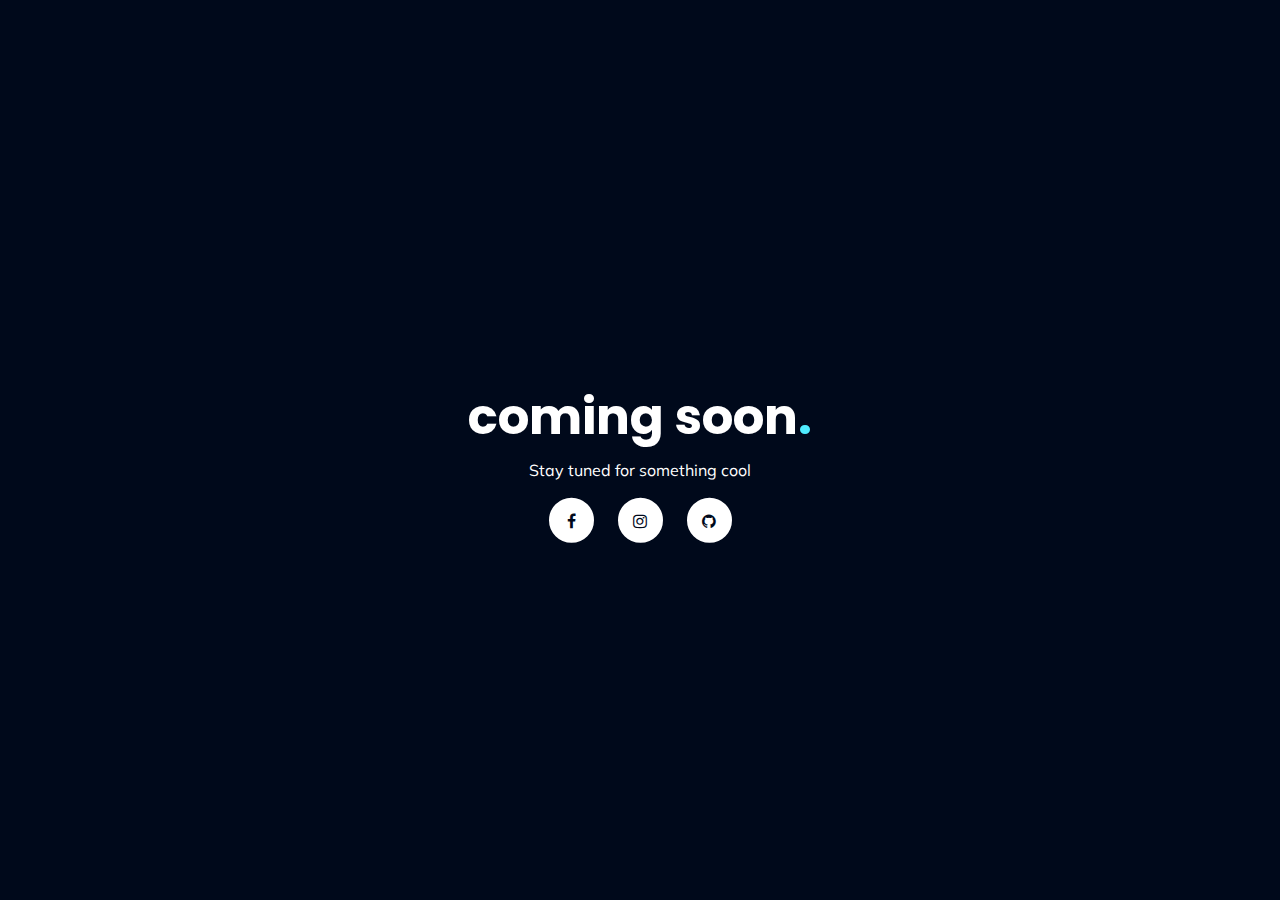
<file: comingsoon.html>
<!DOCTYPE html>
<html lang="en">
<head>
    <meta charset="UTF-8">
    <meta name="viewport" content="width=device-width, initial-scale=1.0">
    <title>Coming Soon</title>
    <link href="https://fonts.googleapis.com/css?family=Poppins:700" rel="stylesheet">
    <link href="https://maxcdn.bootstrapcdn.com/font-awesome/4.7.0/css/font-awesome.min.css" rel="stylesheet" integrity="sha384-wvfXpqpZZVQGK6TAh5PVlGOfQNHSoD2xbE+QkPxCAFlNEevoEH3Sl0sibVcOQVnN" crossorigin="anonymous">
    <link href="https://fonts.googleapis.com/css?family=Muli" rel="stylesheet">
    <script>document.addEventListener("touchstart", function(){}, true);</script> 
    <style>
        body {
            background: #00091B;
            color: #fff;
          }
          
          
          @keyframes fadeIn {
            from {top: 20%; opacity: 0;}
            to {top: 100; opacity: 1;}
            
          }
          
          @-webkit-keyframes fadeIn {
            from {top: 20%; opacity: 0;}
            to {top: 100; opacity: 1;}
            
          }
          
          .wrapper {
            position: absolute;
            left: 50%;
            top: 50%;
            transform: translate(-50%, -50%);
            -webkit-transform: translate(-50%, -50%);
            animation: fadeIn 1000ms ease;
            -webkit-animation: fadeIn 1000ms ease;
            
          }
          
          h1 {
            font-size: 50px;
            font-family: 'Poppins', sans-serif;
            margin-bottom: 0;
            line-height: 1;
            font-weight: 700;
          }
          
          .dot {
            color: #4FEBFE;
          }
          
          p {
            text-align: center;
            margin: 18px;
            font-family: 'Muli', sans-serif;
            font-weight: normal;
            
          }
          
          .icons {
            text-align: center;
            
          }
          
          .icons i {
            color: #00091B;
            background: #fff;
            height: 15px;
            width: 15px;
            padding: 13px;
            margin: 0 10px;
            border-radius: 50px;
            border: 2px solid #fff;
            transition: all 200ms ease;
            text-decoration: none;
            position: relative;
          }
          
          .icons i:hover, .icons i:active {
            color: #fff;
            background: none;
            cursor: pointer !important;
            transform: scale(1.2);
            -webkit-transform: scale(1.2);
            text-decoration: none;
            
          }
    </style>
</head>
<body>
    <div class="wrapper">
        <h1>coming soon<span class="dot">.</span></h1>
        <p>Stay tuned for something cool</p>
        <div class="icons">
          <a href="#"><i class="fa fa-facebook"></i></a>
          <a href="#"><i class="fa fa-instagram"></i></a>
          <a href="#"><i class="fa fa-github"></i></a>
        </div>
       </div>
</body>
</html>
</file>
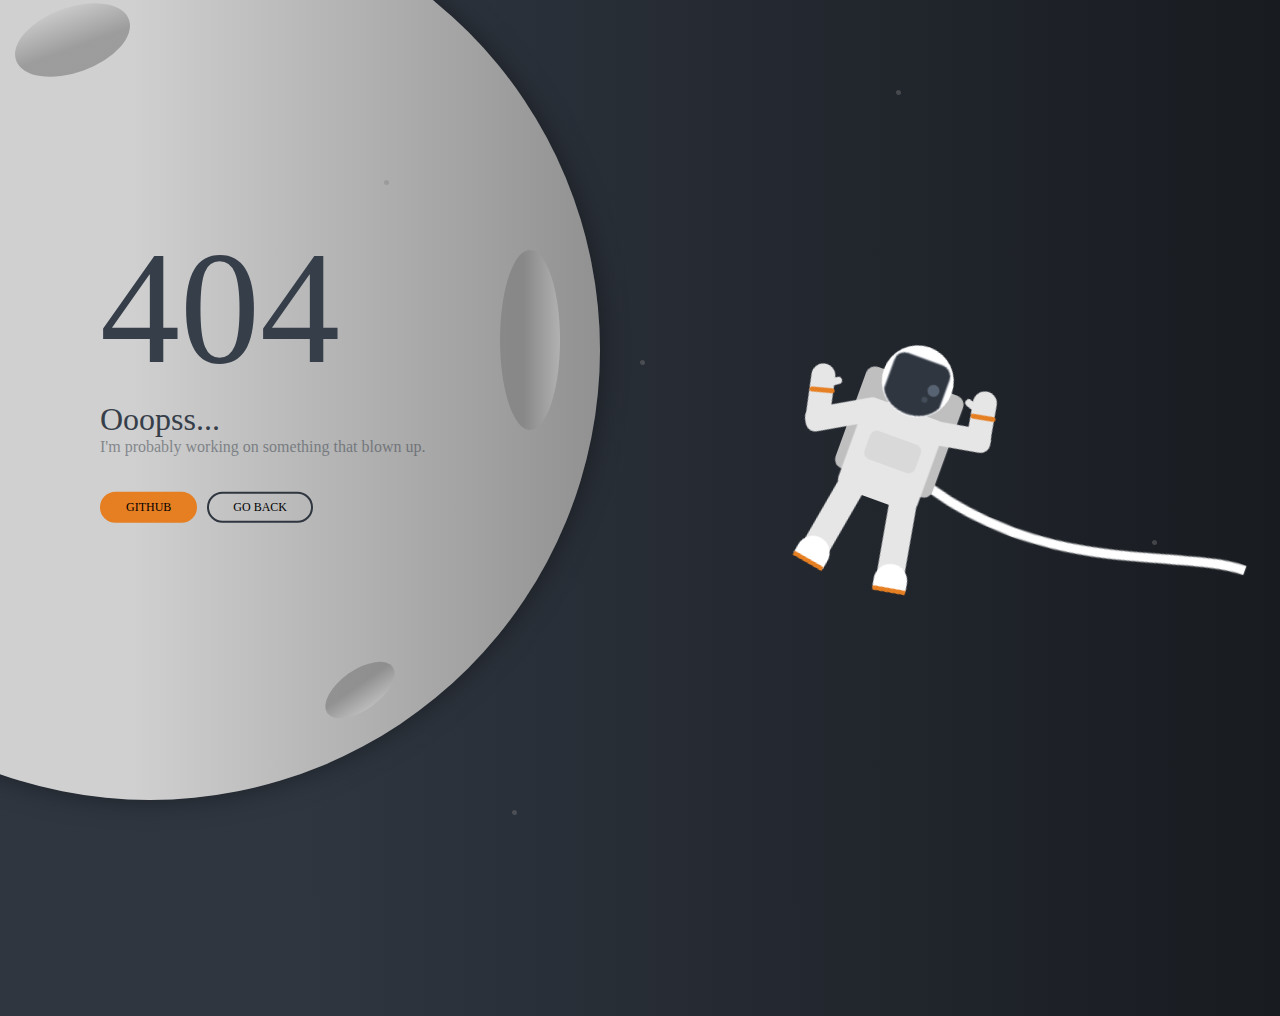
<file: cpms.html>
<!DOCTYPE html>
<html lang="en">
<head>
    <meta charset="UTF-8">
    <meta name="viewport" content="width=device-width, initial-scale=1.0">
    <title>Document</title>
    <style>
        html,
body {
  height: 100%;
  width: 100%;
  margin: 0px;
  background: linear-gradient(90deg, rgba(47,54,64,1) 23%, rgba(24,27,32,1) 100%);
}

.moon {
  background: linear-gradient(90deg, rgba(208,208,208,1) 48%, rgba(145,145,145,1) 100%);
  position: absolute;
  top: -100px;
  left: -300px;
  width: 900px;
  height: 900px;
  content: '';
  border-radius: 100%;
  box-shadow: 0px 0px 30px -4px rgba(0,0,0,0.5);
}

.moon__crater {
  position: absolute;
  content: '';
  border-radius: 100%;
  background: linear-gradient(90deg, rgba(122,122,122,1) 38%, rgba(195,195,195,1) 100%);
  opacity: 0.6;
}

.moon__crater1 {
  top: 250px;
  left: 500px;
  width: 60px;
  height: 180px;
}

.moon__crater2 {
  top: 650px;
  left: 340px;
  width: 40px;
  height: 80px;
  transform: rotate(55deg);
}

.moon__crater3 {
  top: -20px;
  left: 40px;
  width: 65px;
  height: 120px;
  transform: rotate(250deg);
}

.star {
  background: grey;
  position: absolute;
  width: 5px;
  height: 5px;
  content: '';
  border-radius: 100%;
  transform: rotate(250deg);
  opacity: 0.4;
  animation-name: shimmer;
  animation-duration: 1.5s;
  animation-iteration-count: infinite;
  animation-direction: alternate;
}

@keyframes shimmer {
  from {opacity: 0;}
  to {opacity: 0.7;}
}

.star1 {
  top: 40%;
  left: 50%;
  animation-delay: 1s;
}

.star2 {
  top: 60%;
  left: 90%;
  animation-delay: 3s;
}

.star3 {
  top: 10%;
  left: 70%;
  animation-delay: 2s;
}

.star4 {
  top: 90%;
  left: 40%;
}

.star5 {
  top: 20%;
  left: 30%;
  animation-delay: 0.5s;
}

.error {
  position: absolute;
  left: 100px;
  top: 400px;
  transform: translateY(-60%);
  font-family: 'Righteous', cursive;
  color: #363e49;
}

.error__title {
  font-size: 10em;
}

.error__subtitle {
  font-size: 2em;
}

.error__description {
  opacity: 0.5;
}

.error__button {
  min-width: 7em;
  margin-top: 3em;
  margin-right: 0.5em;
  padding: 0.5em 2em;
  outline: none;
  border: 2px solid #2f3640;
  background-color: transparent;
  border-radius: 8em;
  color: #576375;
  cursor: pointer;
  transition-duration: 0.2s;
  font-size: 0.75em;
  font-family: 'Righteous', cursive;
}

.error__button:hover {
  color: #21252c;
}

.error__button--active {
  background-color: #e67e22;
  border: 2px solid #e67e22;
  color: white;
}

.error__button--active:hover {
  box-shadow: 0px 0px 8px 0px rgba(0,0,0,0.5);
  color: white;
}

.astronaut {
  position: absolute;
  width: 185px;
  height: 300px;
  left: 70%;
  top: 50%;
  transform: translate(-50%, -50%) rotate(20deg) scale(1.2);
}

.astronaut__head {
  background-color: white;
  position: absolute;
  top: 60px;
  left: 60px;
  width: 60px;
  height: 60px;
  content: '';
  border-radius: 2em;
}

.astronaut__head-visor-flare1 {
  background-color: #7f8fa6;
  position: absolute;
  top: 28px;
  left: 40px;
  width: 10px;
  height: 10px;
  content: '';
  border-radius: 2em;
  opacity: 0.5;
}

.astronaut__head-visor-flare2 {
  background-color: #718093;
  position: absolute;
  top: 40px;
  left: 38px;
  width: 5px;
  height: 5px;
  content: '';
  border-radius: 2em;
  opacity: 0.3;
}

.astronaut__backpack {
  background-color: #bfbfbf;
  position: absolute;
  top: 90px;
  left: 47px;
  width: 86px;
  height: 90px;
  content: '';
  border-radius: 8px;
}

.astronaut__body {
  background-color: #e6e6e6;
  position: absolute;
  top: 115px;
  left: 55px;
  width: 70px;
  height: 80px;
  content: '';
  border-radius: 8px;
}

.astronaut__body__chest {
  background-color: #d9d9d9;
  position: absolute;
  top: 140px;
  left: 68px;
  width: 45px;
  height: 25px;
  content: '';
  border-radius: 6px;
}

.astronaut__arm-left1 {
  background-color: #e6e6e6;
  position: absolute;
  top: 127px;
  left: 9px;
  width: 65px;
  height: 20px;
  content: '';
  border-radius: 8px;
  transform: rotate(-30deg);
}

.astronaut__arm-left2 {
  background-color: #e6e6e6;
  position: absolute;
  top: 102px;
  left: 7px;
  width: 20px;
  height: 45px;
  content: '';
  border-radius: 8px;
  transform: rotate(-12deg);
  border-top-left-radius: 8em;
  border-top-right-radius: 8em;
}

.astronaut__arm-right1 {
  background-color: #e6e6e6;
  position: absolute;
  top: 113px;
  left: 100px;
  width: 65px;
  height: 20px;
  content: '';
  border-radius: 8px;
  transform: rotate(-10deg);
}

.astronaut__arm-right2 {
  background-color: #e6e6e6;
  position: absolute;
  top: 78px;
  left: 141px;
  width: 20px;
  height: 45px;
  content: '';
  border-radius: 8px;
  transform: rotate(-10deg);
  border-top-left-radius: 8em;
  border-top-right-radius: 8em;
}

.astronaut__arm-thumb-left {
  background-color: #e6e6e6;
  position: absolute;
  top: 110px;
  left: 21px;
  width: 10px;
  height: 6px;
  content: '';
  border-radius: 8em;
  transform: rotate(-35deg);
}

.astronaut__arm-thumb-right {
  background-color: #e6e6e6;
  position: absolute;
  top: 90px;
  left: 133px;
  width: 10px;
  height: 6px;
  content: '';
  border-radius: 8em;
  transform: rotate(20deg);
}

.astronaut__wrist-left {
  background-color: #e67e22;
  position: absolute;
  top: 122px;
  left: 6.5px;
  width: 21px;
  height: 4px;
  content: '';
  border-radius: 8em;
  transform: rotate(-15deg);
}

.astronaut__wrist-right {
  background-color: #e67e22;
  position: absolute;
  top: 98px;
  left: 141px;
  width: 21px;
  height: 4px;
  content: '';
  border-radius: 8em;
  transform: rotate(-10deg);
}

.astronaut__leg-left {
  background-color: #e6e6e6;
  position: absolute;
  top: 188px;
  left: 50px;
  width: 23px;
  height: 75px;
  content: '';
  transform: rotate(10deg);
}

.astronaut__leg-right {
  background-color: #e6e6e6;
  position: absolute;
  top: 188px;
  left: 108px;
  width: 23px;
  height: 75px;
  content: '';
  transform: rotate(-10deg);
}

.astronaut__foot-left {
  background-color: white;
  position: absolute;
  top: 240px;
  left: 43px;
  width: 28px;
  height: 20px;
  content: '';
  transform: rotate(10deg);
  border-radius: 3px;
  border-top-left-radius: 8em;
  border-top-right-radius: 8em;
  border-bottom: 4px solid #e67e22;
}

.astronaut__foot-right {
  background-color: white;
  position: absolute;
  top: 240px;
  left: 111px;
  width: 28px;
  height: 20px;
  content: '';
  transform: rotate(-10deg);
  border-radius: 3px;
  border-top-left-radius: 8em;
  border-top-right-radius: 8em;
  border-bottom: 4px solid #e67e22;
}

    </style>
</head>
<body>
    <div class="moon"></div>
<div class="moon__crater moon__crater1"></div>
<div class="moon__crater moon__crater2"></div>
<div class="moon__crater moon__crater3"></div>

<div class="star star1"></div>
<div class="star star2"></div>
<div class="star star3"></div>
<div class="star star4"></div>
<div class="star star5"></div>

<div class="error">
  <div class="error__title">404</div>
  <div class="error__subtitle">Ooopss...</div>
  <div class="error__description">I'm probably working on something that blown up.</div>
  <button class="error__button error__button--active"> <a href='https://github.com/Jerremygab/Clinic-Patient-Management-System' target="_blank" style="text-decoration: none; color:black;"> GITHUB</a></button>
  <button class="error__button"><a href='index.html#portfolio' target="_blank" style="text-decoration: none; color:black;">GO BACK</a></button>
</div>

<div class="astronaut">
  <div class="astronaut__backpack"></div>
  <div class="astronaut__body"></div>
  <div class="astronaut__body__chest"></div>
  <div class="astronaut__arm-left1"></div>
  <div class="astronaut__arm-left2"></div>
  <div class="astronaut__arm-right1"></div>
  <div class="astronaut__arm-right2"></div>
  <div class="astronaut__arm-thumb-left"></div>
  <div class="astronaut__arm-thumb-right"></div>
  <div class="astronaut__leg-left"></div>
  <div class="astronaut__leg-right"></div>
  <div class="astronaut__foot-left"></div>
  <div class="astronaut__foot-right"></div>
  <div class="astronaut__wrist-left"></div>
  <div class="astronaut__wrist-right"></div>
  
  <div class="astronaut__cord">
    <canvas id="cord" height="500px" width="500px"></canvas>
  </div>
  
  <div class="astronaut__head">
    <canvas id="visor" width="60px" height="60px"></canvas>
    <div class="astronaut__head-visor-flare1"></div>
    <div class="astronaut__head-visor-flare2"></div>
  </div>
</div>
</body>
</html>

<script>
    function drawVisor() {
        const canvas = document.getElementById('visor');
        const ctx = canvas.getContext('2d');
        
        ctx.beginPath();
        ctx.moveTo(5, 45);
        ctx.bezierCurveTo(15, 64, 45, 64, 55, 45);
        
        ctx.lineTo(55, 20);
        ctx.bezierCurveTo(55, 15, 50, 10, 45, 10);
        
        ctx.lineTo(15, 10);
        
        ctx.bezierCurveTo(15, 10, 5, 10, 5, 20);
        ctx.lineTo(5, 45);
        
        ctx.fillStyle = '#2f3640';
        ctx.strokeStyle = '#f5f6fa';
        ctx.fill();
        ctx.stroke();
      }
      
      const cordCanvas = document.getElementById('cord');
      const ctx = cordCanvas.getContext('2d');
      
      let y1 = 160;
      let y2 = 100;
      let y3 = 100;
      
      let y1Forward = true;
      let y2Forward = false;
      let y3Forward = true;
      
      function animate() {
        requestAnimationFrame(animate);
        ctx.clearRect(0, 0, innerWidth, innerHeight);
        
        ctx.beginPath();
        ctx.moveTo(130, 170);
        ctx.bezierCurveTo(250, y1, 345, y2, 400, y3);
        
        ctx.strokeStyle = 'white';
        ctx.lineWidth = 8;
        ctx.stroke();
       
        
        if (y1 === 100) {
          y1Forward = true;
        }
        
        if (y1 === 300) {
          y1Forward = false;
        }
        
        if (y2 === 100) {
          y2Forward = true;
        }
        
        if (y2 === 310) {
          y2Forward = false;
        }
        
        if (y3 === 100) {
          y3Forward = true;
        }
        
        if (y3 === 317) {
          y3Forward = false;
        }
        
        y1Forward ? y1 += 1 : y1 -= 1;
        y2Forward ? y2 += 1 : y2 -= 1;
        y3Forward ? y3 += 1 : y3 -= 1;
      }
      
      drawVisor();
      animate();
</script>
</file>
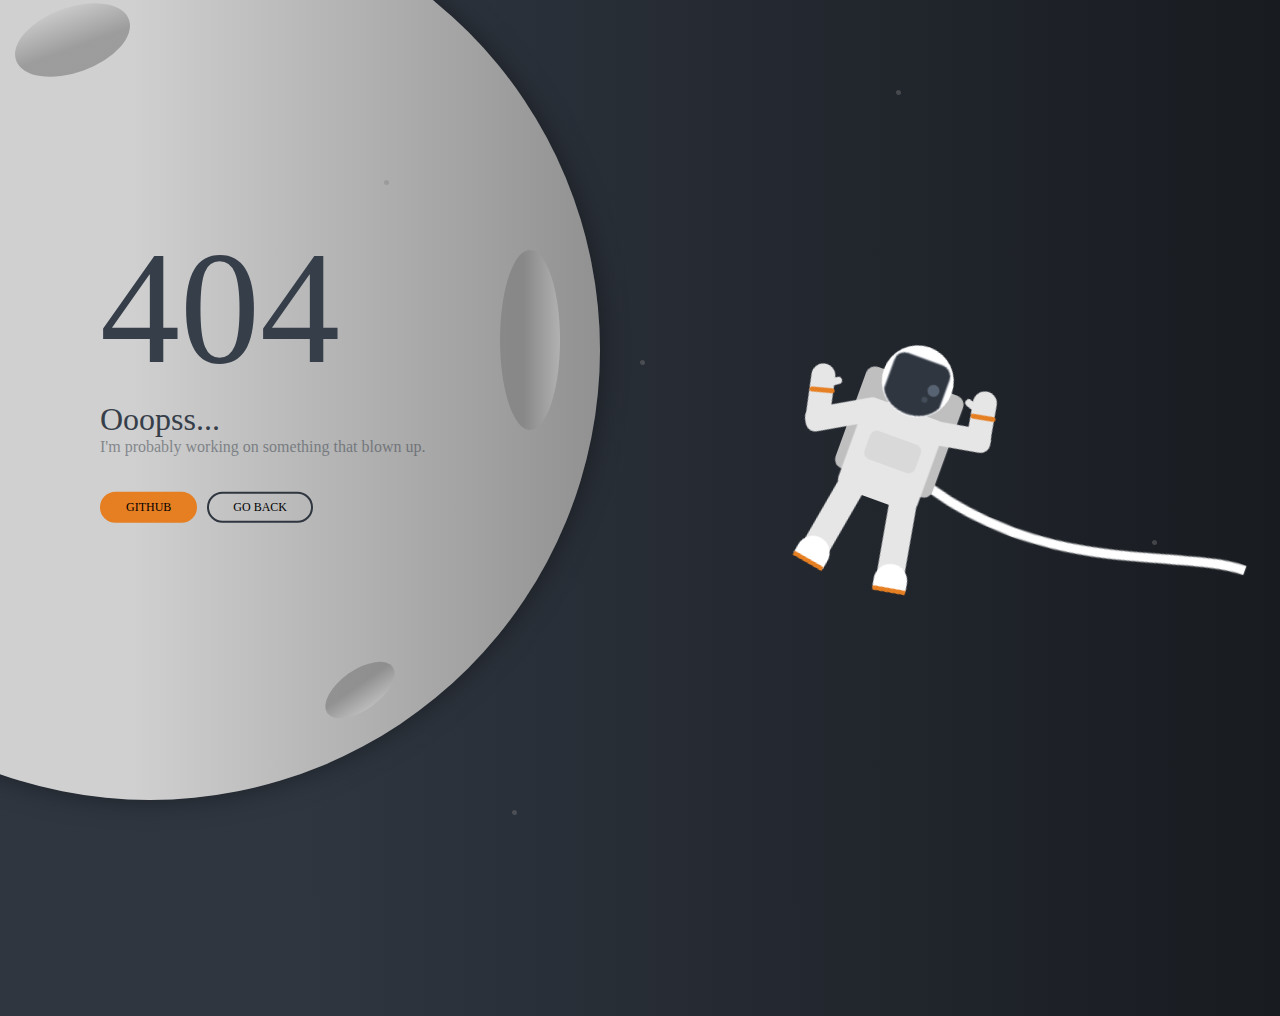
<file: juanderfulsanjuan.html>
<!DOCTYPE html>
<html lang="en">
<head>
    <meta charset="UTF-8">
    <meta name="viewport" content="width=device-width, initial-scale=1.0">
    <title>Document</title>
    <style>
        html,
body {
  height: 100%;
  width: 100%;
  margin: 0px;
  background: linear-gradient(90deg, rgba(47,54,64,1) 23%, rgba(24,27,32,1) 100%);
}

.moon {
  background: linear-gradient(90deg, rgba(208,208,208,1) 48%, rgba(145,145,145,1) 100%);
  position: absolute;
  top: -100px;
  left: -300px;
  width: 900px;
  height: 900px;
  content: '';
  border-radius: 100%;
  box-shadow: 0px 0px 30px -4px rgba(0,0,0,0.5);
}

.moon__crater {
  position: absolute;
  content: '';
  border-radius: 100%;
  background: linear-gradient(90deg, rgba(122,122,122,1) 38%, rgba(195,195,195,1) 100%);
  opacity: 0.6;
}

.moon__crater1 {
  top: 250px;
  left: 500px;
  width: 60px;
  height: 180px;
}

.moon__crater2 {
  top: 650px;
  left: 340px;
  width: 40px;
  height: 80px;
  transform: rotate(55deg);
}

.moon__crater3 {
  top: -20px;
  left: 40px;
  width: 65px;
  height: 120px;
  transform: rotate(250deg);
}

.star {
  background: grey;
  position: absolute;
  width: 5px;
  height: 5px;
  content: '';
  border-radius: 100%;
  transform: rotate(250deg);
  opacity: 0.4;
  animation-name: shimmer;
  animation-duration: 1.5s;
  animation-iteration-count: infinite;
  animation-direction: alternate;
}

@keyframes shimmer {
  from {opacity: 0;}
  to {opacity: 0.7;}
}

.star1 {
  top: 40%;
  left: 50%;
  animation-delay: 1s;
}

.star2 {
  top: 60%;
  left: 90%;
  animation-delay: 3s;
}

.star3 {
  top: 10%;
  left: 70%;
  animation-delay: 2s;
}

.star4 {
  top: 90%;
  left: 40%;
}

.star5 {
  top: 20%;
  left: 30%;
  animation-delay: 0.5s;
}

.error {
  position: absolute;
  left: 100px;
  top: 400px;
  transform: translateY(-60%);
  font-family: 'Righteous', cursive;
  color: #363e49;
}

.error__title {
  font-size: 10em;
}

.error__subtitle {
  font-size: 2em;
}

.error__description {
  opacity: 0.5;
}

.error__button {
  min-width: 7em;
  margin-top: 3em;
  margin-right: 0.5em;
  padding: 0.5em 2em;
  outline: none;
  border: 2px solid #2f3640;
  background-color: transparent;
  border-radius: 8em;
  color: #576375;
  cursor: pointer;
  transition-duration: 0.2s;
  font-size: 0.75em;
  font-family: 'Righteous', cursive;
}

.error__button:hover {
  color: #21252c;
}

.error__button--active {
  background-color: #e67e22;
  border: 2px solid #e67e22;
  color: white;
}

.error__button--active:hover {
  box-shadow: 0px 0px 8px 0px rgba(0,0,0,0.5);
  color: white;
}

.astronaut {
  position: absolute;
  width: 185px;
  height: 300px;
  left: 70%;
  top: 50%;
  transform: translate(-50%, -50%) rotate(20deg) scale(1.2);
}

.astronaut__head {
  background-color: white;
  position: absolute;
  top: 60px;
  left: 60px;
  width: 60px;
  height: 60px;
  content: '';
  border-radius: 2em;
}

.astronaut__head-visor-flare1 {
  background-color: #7f8fa6;
  position: absolute;
  top: 28px;
  left: 40px;
  width: 10px;
  height: 10px;
  content: '';
  border-radius: 2em;
  opacity: 0.5;
}

.astronaut__head-visor-flare2 {
  background-color: #718093;
  position: absolute;
  top: 40px;
  left: 38px;
  width: 5px;
  height: 5px;
  content: '';
  border-radius: 2em;
  opacity: 0.3;
}

.astronaut__backpack {
  background-color: #bfbfbf;
  position: absolute;
  top: 90px;
  left: 47px;
  width: 86px;
  height: 90px;
  content: '';
  border-radius: 8px;
}

.astronaut__body {
  background-color: #e6e6e6;
  position: absolute;
  top: 115px;
  left: 55px;
  width: 70px;
  height: 80px;
  content: '';
  border-radius: 8px;
}

.astronaut__body__chest {
  background-color: #d9d9d9;
  position: absolute;
  top: 140px;
  left: 68px;
  width: 45px;
  height: 25px;
  content: '';
  border-radius: 6px;
}

.astronaut__arm-left1 {
  background-color: #e6e6e6;
  position: absolute;
  top: 127px;
  left: 9px;
  width: 65px;
  height: 20px;
  content: '';
  border-radius: 8px;
  transform: rotate(-30deg);
}

.astronaut__arm-left2 {
  background-color: #e6e6e6;
  position: absolute;
  top: 102px;
  left: 7px;
  width: 20px;
  height: 45px;
  content: '';
  border-radius: 8px;
  transform: rotate(-12deg);
  border-top-left-radius: 8em;
  border-top-right-radius: 8em;
}

.astronaut__arm-right1 {
  background-color: #e6e6e6;
  position: absolute;
  top: 113px;
  left: 100px;
  width: 65px;
  height: 20px;
  content: '';
  border-radius: 8px;
  transform: rotate(-10deg);
}

.astronaut__arm-right2 {
  background-color: #e6e6e6;
  position: absolute;
  top: 78px;
  left: 141px;
  width: 20px;
  height: 45px;
  content: '';
  border-radius: 8px;
  transform: rotate(-10deg);
  border-top-left-radius: 8em;
  border-top-right-radius: 8em;
}

.astronaut__arm-thumb-left {
  background-color: #e6e6e6;
  position: absolute;
  top: 110px;
  left: 21px;
  width: 10px;
  height: 6px;
  content: '';
  border-radius: 8em;
  transform: rotate(-35deg);
}

.astronaut__arm-thumb-right {
  background-color: #e6e6e6;
  position: absolute;
  top: 90px;
  left: 133px;
  width: 10px;
  height: 6px;
  content: '';
  border-radius: 8em;
  transform: rotate(20deg);
}

.astronaut__wrist-left {
  background-color: #e67e22;
  position: absolute;
  top: 122px;
  left: 6.5px;
  width: 21px;
  height: 4px;
  content: '';
  border-radius: 8em;
  transform: rotate(-15deg);
}

.astronaut__wrist-right {
  background-color: #e67e22;
  position: absolute;
  top: 98px;
  left: 141px;
  width: 21px;
  height: 4px;
  content: '';
  border-radius: 8em;
  transform: rotate(-10deg);
}

.astronaut__leg-left {
  background-color: #e6e6e6;
  position: absolute;
  top: 188px;
  left: 50px;
  width: 23px;
  height: 75px;
  content: '';
  transform: rotate(10deg);
}

.astronaut__leg-right {
  background-color: #e6e6e6;
  position: absolute;
  top: 188px;
  left: 108px;
  width: 23px;
  height: 75px;
  content: '';
  transform: rotate(-10deg);
}

.astronaut__foot-left {
  background-color: white;
  position: absolute;
  top: 240px;
  left: 43px;
  width: 28px;
  height: 20px;
  content: '';
  transform: rotate(10deg);
  border-radius: 3px;
  border-top-left-radius: 8em;
  border-top-right-radius: 8em;
  border-bottom: 4px solid #e67e22;
}

.astronaut__foot-right {
  background-color: white;
  position: absolute;
  top: 240px;
  left: 111px;
  width: 28px;
  height: 20px;
  content: '';
  transform: rotate(-10deg);
  border-radius: 3px;
  border-top-left-radius: 8em;
  border-top-right-radius: 8em;
  border-bottom: 4px solid #e67e22;
}

    </style>
</head>
<body>
    <div class="moon"></div>
<div class="moon__crater moon__crater1"></div>
<div class="moon__crater moon__crater2"></div>
<div class="moon__crater moon__crater3"></div>

<div class="star star1"></div>
<div class="star star2"></div>
<div class="star star3"></div>
<div class="star star4"></div>
<div class="star star5"></div>

<div class="error">
  <div class="error__title">404</div>
  <div class="error__subtitle">Ooopss...</div>
  <div class="error__description">I'm probably working on something that blown up.</div>
  <button class="error__button error__button--active"> <a href='https://github.com/Jerremygab/SJ-Tours' target="_blank" style="text-decoration: none; color:black;"> GITHUB</a></button>
  <button class="error__button"><a href='index.html#portfolio' target="_blank" style="text-decoration: none; color:black;">GO BACK</a></button>
</div>

<div class="astronaut">
  <div class="astronaut__backpack"></div>
  <div class="astronaut__body"></div>
  <div class="astronaut__body__chest"></div>
  <div class="astronaut__arm-left1"></div>
  <div class="astronaut__arm-left2"></div>
  <div class="astronaut__arm-right1"></div>
  <div class="astronaut__arm-right2"></div>
  <div class="astronaut__arm-thumb-left"></div>
  <div class="astronaut__arm-thumb-right"></div>
  <div class="astronaut__leg-left"></div>
  <div class="astronaut__leg-right"></div>
  <div class="astronaut__foot-left"></div>
  <div class="astronaut__foot-right"></div>
  <div class="astronaut__wrist-left"></div>
  <div class="astronaut__wrist-right"></div>
  
  <div class="astronaut__cord">
    <canvas id="cord" height="500px" width="500px"></canvas>
  </div>
  
  <div class="astronaut__head">
    <canvas id="visor" width="60px" height="60px"></canvas>
    <div class="astronaut__head-visor-flare1"></div>
    <div class="astronaut__head-visor-flare2"></div>
  </div>
</div>
</body>
</html>

<script>
    function drawVisor() {
        const canvas = document.getElementById('visor');
        const ctx = canvas.getContext('2d');
        
        ctx.beginPath();
        ctx.moveTo(5, 45);
        ctx.bezierCurveTo(15, 64, 45, 64, 55, 45);
        
        ctx.lineTo(55, 20);
        ctx.bezierCurveTo(55, 15, 50, 10, 45, 10);
        
        ctx.lineTo(15, 10);
        
        ctx.bezierCurveTo(15, 10, 5, 10, 5, 20);
        ctx.lineTo(5, 45);
        
        ctx.fillStyle = '#2f3640';
        ctx.strokeStyle = '#f5f6fa';
        ctx.fill();
        ctx.stroke();
      }
      
      const cordCanvas = document.getElementById('cord');
      const ctx = cordCanvas.getContext('2d');
      
      let y1 = 160;
      let y2 = 100;
      let y3 = 100;
      
      let y1Forward = true;
      let y2Forward = false;
      let y3Forward = true;
      
      function animate() {
        requestAnimationFrame(animate);
        ctx.clearRect(0, 0, innerWidth, innerHeight);
        
        ctx.beginPath();
        ctx.moveTo(130, 170);
        ctx.bezierCurveTo(250, y1, 345, y2, 400, y3);
        
        ctx.strokeStyle = 'white';
        ctx.lineWidth = 8;
        ctx.stroke();
       
        
        if (y1 === 100) {
          y1Forward = true;
        }
        
        if (y1 === 300) {
          y1Forward = false;
        }
        
        if (y2 === 100) {
          y2Forward = true;
        }
        
        if (y2 === 310) {
          y2Forward = false;
        }
        
        if (y3 === 100) {
          y3Forward = true;
        }
        
        if (y3 === 317) {
          y3Forward = false;
        }
        
        y1Forward ? y1 += 1 : y1 -= 1;
        y2Forward ? y2 += 1 : y2 -= 1;
        y3Forward ? y3 += 1 : y3 -= 1;
      }
      
      drawVisor();
      animate();
</script>
</file>
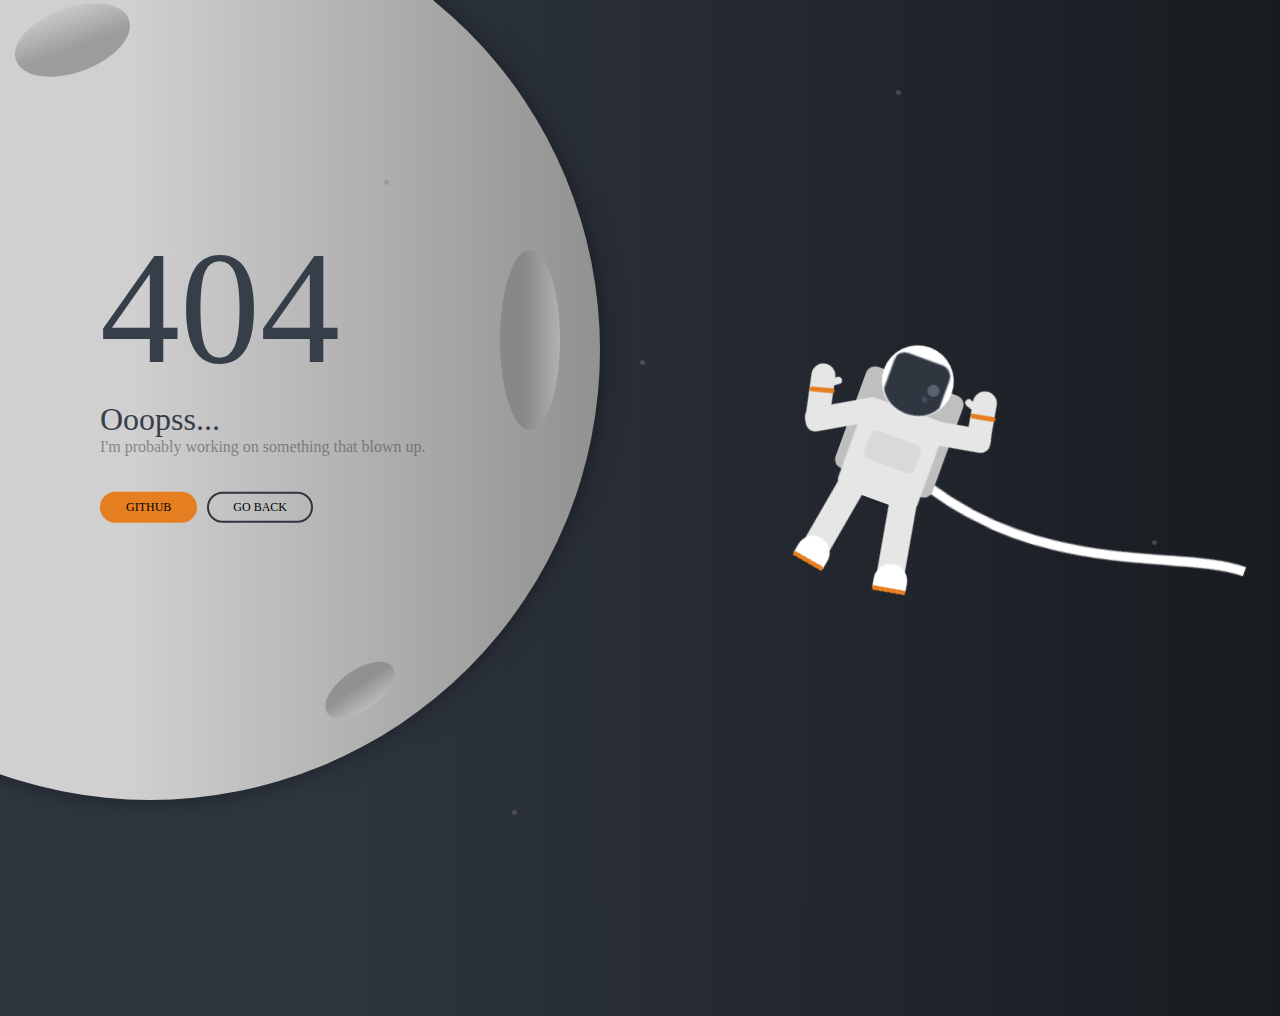
<file: realdeals.html>
<!DOCTYPE html>
<html lang="en">
<head>
    <meta charset="UTF-8">
    <meta name="viewport" content="width=device-width, initial-scale=1.0">
    <title>Document</title>
    <style>
        html,
body {
  height: 100%;
  width: 100%;
  margin: 0px;
  background: linear-gradient(90deg, rgba(47,54,64,1) 23%, rgba(24,27,32,1) 100%);
}

.moon {
  background: linear-gradient(90deg, rgba(208,208,208,1) 48%, rgba(145,145,145,1) 100%);
  position: absolute;
  top: -100px;
  left: -300px;
  width: 900px;
  height: 900px;
  content: '';
  border-radius: 100%;
  box-shadow: 0px 0px 30px -4px rgba(0,0,0,0.5);
}

.moon__crater {
  position: absolute;
  content: '';
  border-radius: 100%;
  background: linear-gradient(90deg, rgba(122,122,122,1) 38%, rgba(195,195,195,1) 100%);
  opacity: 0.6;
}

.moon__crater1 {
  top: 250px;
  left: 500px;
  width: 60px;
  height: 180px;
}

.moon__crater2 {
  top: 650px;
  left: 340px;
  width: 40px;
  height: 80px;
  transform: rotate(55deg);
}

.moon__crater3 {
  top: -20px;
  left: 40px;
  width: 65px;
  height: 120px;
  transform: rotate(250deg);
}

.star {
  background: grey;
  position: absolute;
  width: 5px;
  height: 5px;
  content: '';
  border-radius: 100%;
  transform: rotate(250deg);
  opacity: 0.4;
  animation-name: shimmer;
  animation-duration: 1.5s;
  animation-iteration-count: infinite;
  animation-direction: alternate;
}

@keyframes shimmer {
  from {opacity: 0;}
  to {opacity: 0.7;}
}

.star1 {
  top: 40%;
  left: 50%;
  animation-delay: 1s;
}

.star2 {
  top: 60%;
  left: 90%;
  animation-delay: 3s;
}

.star3 {
  top: 10%;
  left: 70%;
  animation-delay: 2s;
}

.star4 {
  top: 90%;
  left: 40%;
}

.star5 {
  top: 20%;
  left: 30%;
  animation-delay: 0.5s;
}

.error {
  position: absolute;
  left: 100px;
  top: 400px;
  transform: translateY(-60%);
  font-family: 'Righteous', cursive;
  color: #363e49;
}

.error__title {
  font-size: 10em;
}

.error__subtitle {
  font-size: 2em;
}

.error__description {
  opacity: 0.5;
}

.error__button {
  min-width: 7em;
  margin-top: 3em;
  margin-right: 0.5em;
  padding: 0.5em 2em;
  outline: none;
  border: 2px solid #2f3640;
  background-color: transparent;
  border-radius: 8em;
  color: #576375;
  cursor: pointer;
  transition-duration: 0.2s;
  font-size: 0.75em;
  font-family: 'Righteous', cursive;
}

.error__button:hover {
  color: #21252c;
}

.error__button--active {
  background-color: #e67e22;
  border: 2px solid #e67e22;
  color: white;
}

.error__button--active:hover {
  box-shadow: 0px 0px 8px 0px rgba(0,0,0,0.5);
  color: white;
}

.astronaut {
  position: absolute;
  width: 185px;
  height: 300px;
  left: 70%;
  top: 50%;
  transform: translate(-50%, -50%) rotate(20deg) scale(1.2);
}

.astronaut__head {
  background-color: white;
  position: absolute;
  top: 60px;
  left: 60px;
  width: 60px;
  height: 60px;
  content: '';
  border-radius: 2em;
}

.astronaut__head-visor-flare1 {
  background-color: #7f8fa6;
  position: absolute;
  top: 28px;
  left: 40px;
  width: 10px;
  height: 10px;
  content: '';
  border-radius: 2em;
  opacity: 0.5;
}

.astronaut__head-visor-flare2 {
  background-color: #718093;
  position: absolute;
  top: 40px;
  left: 38px;
  width: 5px;
  height: 5px;
  content: '';
  border-radius: 2em;
  opacity: 0.3;
}

.astronaut__backpack {
  background-color: #bfbfbf;
  position: absolute;
  top: 90px;
  left: 47px;
  width: 86px;
  height: 90px;
  content: '';
  border-radius: 8px;
}

.astronaut__body {
  background-color: #e6e6e6;
  position: absolute;
  top: 115px;
  left: 55px;
  width: 70px;
  height: 80px;
  content: '';
  border-radius: 8px;
}

.astronaut__body__chest {
  background-color: #d9d9d9;
  position: absolute;
  top: 140px;
  left: 68px;
  width: 45px;
  height: 25px;
  content: '';
  border-radius: 6px;
}

.astronaut__arm-left1 {
  background-color: #e6e6e6;
  position: absolute;
  top: 127px;
  left: 9px;
  width: 65px;
  height: 20px;
  content: '';
  border-radius: 8px;
  transform: rotate(-30deg);
}

.astronaut__arm-left2 {
  background-color: #e6e6e6;
  position: absolute;
  top: 102px;
  left: 7px;
  width: 20px;
  height: 45px;
  content: '';
  border-radius: 8px;
  transform: rotate(-12deg);
  border-top-left-radius: 8em;
  border-top-right-radius: 8em;
}

.astronaut__arm-right1 {
  background-color: #e6e6e6;
  position: absolute;
  top: 113px;
  left: 100px;
  width: 65px;
  height: 20px;
  content: '';
  border-radius: 8px;
  transform: rotate(-10deg);
}

.astronaut__arm-right2 {
  background-color: #e6e6e6;
  position: absolute;
  top: 78px;
  left: 141px;
  width: 20px;
  height: 45px;
  content: '';
  border-radius: 8px;
  transform: rotate(-10deg);
  border-top-left-radius: 8em;
  border-top-right-radius: 8em;
}

.astronaut__arm-thumb-left {
  background-color: #e6e6e6;
  position: absolute;
  top: 110px;
  left: 21px;
  width: 10px;
  height: 6px;
  content: '';
  border-radius: 8em;
  transform: rotate(-35deg);
}

.astronaut__arm-thumb-right {
  background-color: #e6e6e6;
  position: absolute;
  top: 90px;
  left: 133px;
  width: 10px;
  height: 6px;
  content: '';
  border-radius: 8em;
  transform: rotate(20deg);
}

.astronaut__wrist-left {
  background-color: #e67e22;
  position: absolute;
  top: 122px;
  left: 6.5px;
  width: 21px;
  height: 4px;
  content: '';
  border-radius: 8em;
  transform: rotate(-15deg);
}

.astronaut__wrist-right {
  background-color: #e67e22;
  position: absolute;
  top: 98px;
  left: 141px;
  width: 21px;
  height: 4px;
  content: '';
  border-radius: 8em;
  transform: rotate(-10deg);
}

.astronaut__leg-left {
  background-color: #e6e6e6;
  position: absolute;
  top: 188px;
  left: 50px;
  width: 23px;
  height: 75px;
  content: '';
  transform: rotate(10deg);
}

.astronaut__leg-right {
  background-color: #e6e6e6;
  position: absolute;
  top: 188px;
  left: 108px;
  width: 23px;
  height: 75px;
  content: '';
  transform: rotate(-10deg);
}

.astronaut__foot-left {
  background-color: white;
  position: absolute;
  top: 240px;
  left: 43px;
  width: 28px;
  height: 20px;
  content: '';
  transform: rotate(10deg);
  border-radius: 3px;
  border-top-left-radius: 8em;
  border-top-right-radius: 8em;
  border-bottom: 4px solid #e67e22;
}

.astronaut__foot-right {
  background-color: white;
  position: absolute;
  top: 240px;
  left: 111px;
  width: 28px;
  height: 20px;
  content: '';
  transform: rotate(-10deg);
  border-radius: 3px;
  border-top-left-radius: 8em;
  border-top-right-radius: 8em;
  border-bottom: 4px solid #e67e22;
}

    </style>
</head>
<body>
    <div class="moon"></div>
<div class="moon__crater moon__crater1"></div>
<div class="moon__crater moon__crater2"></div>
<div class="moon__crater moon__crater3"></div>

<div class="star star1"></div>
<div class="star star2"></div>
<div class="star star3"></div>
<div class="star star4"></div>
<div class="star star5"></div>

<div class="error">
  <div class="error__title">404</div>
  <div class="error__subtitle">Ooopss...</div>
  <div class="error__description">I'm probably working on something that blown up.</div>
  <button class="error__button error__button--active"> <a href='https://github.com/Jerremygab/Realdeals'target="_blank" style="text-decoration: none; color:black;"> GITHUB</a></button>
  <button class="error__button"><a href='index.html' target="_blank" style="text-decoration: none; color:black;">GO BACK</a></button>
</div>

<div class="astronaut">
  <div class="astronaut__backpack"></div>
  <div class="astronaut__body"></div>
  <div class="astronaut__body__chest"></div>
  <div class="astronaut__arm-left1"></div>
  <div class="astronaut__arm-left2"></div>
  <div class="astronaut__arm-right1"></div>
  <div class="astronaut__arm-right2"></div>
  <div class="astronaut__arm-thumb-left"></div>
  <div class="astronaut__arm-thumb-right"></div>
  <div class="astronaut__leg-left"></div>
  <div class="astronaut__leg-right"></div>
  <div class="astronaut__foot-left"></div>
  <div class="astronaut__foot-right"></div>
  <div class="astronaut__wrist-left"></div>
  <div class="astronaut__wrist-right"></div>
  
  <div class="astronaut__cord">
    <canvas id="cord" height="500px" width="500px"></canvas>
  </div>
  
  <div class="astronaut__head">
    <canvas id="visor" width="60px" height="60px"></canvas>
    <div class="astronaut__head-visor-flare1"></div>
    <div class="astronaut__head-visor-flare2"></div>
  </div>
</div>
</body>
</html>

<script>
    function drawVisor() {
        const canvas = document.getElementById('visor');
        const ctx = canvas.getContext('2d');
        
        ctx.beginPath();
        ctx.moveTo(5, 45);
        ctx.bezierCurveTo(15, 64, 45, 64, 55, 45);
        
        ctx.lineTo(55, 20);
        ctx.bezierCurveTo(55, 15, 50, 10, 45, 10);
        
        ctx.lineTo(15, 10);
        
        ctx.bezierCurveTo(15, 10, 5, 10, 5, 20);
        ctx.lineTo(5, 45);
        
        ctx.fillStyle = '#2f3640';
        ctx.strokeStyle = '#f5f6fa';
        ctx.fill();
        ctx.stroke();
      }
      
      const cordCanvas = document.getElementById('cord');
      const ctx = cordCanvas.getContext('2d');
      
      let y1 = 160;
      let y2 = 100;
      let y3 = 100;
      
      let y1Forward = true;
      let y2Forward = false;
      let y3Forward = true;
      
      function animate() {
        requestAnimationFrame(animate);
        ctx.clearRect(0, 0, innerWidth, innerHeight);
        
        ctx.beginPath();
        ctx.moveTo(130, 170);
        ctx.bezierCurveTo(250, y1, 345, y2, 400, y3);
        
        ctx.strokeStyle = 'white';
        ctx.lineWidth = 8;
        ctx.stroke();
       
        
        if (y1 === 100) {
          y1Forward = true;
        }
        
        if (y1 === 300) {
          y1Forward = false;
        }
        
        if (y2 === 100) {
          y2Forward = true;
        }
        
        if (y2 === 310) {
          y2Forward = false;
        }
        
        if (y3 === 100) {
          y3Forward = true;
        }
        
        if (y3 === 317) {
          y3Forward = false;
        }
        
        y1Forward ? y1 += 1 : y1 -= 1;
        y2Forward ? y2 += 1 : y2 -= 1;
        y3Forward ? y3 += 1 : y3 -= 1;
      }
      
      drawVisor();
      animate();
</script>
</file>
